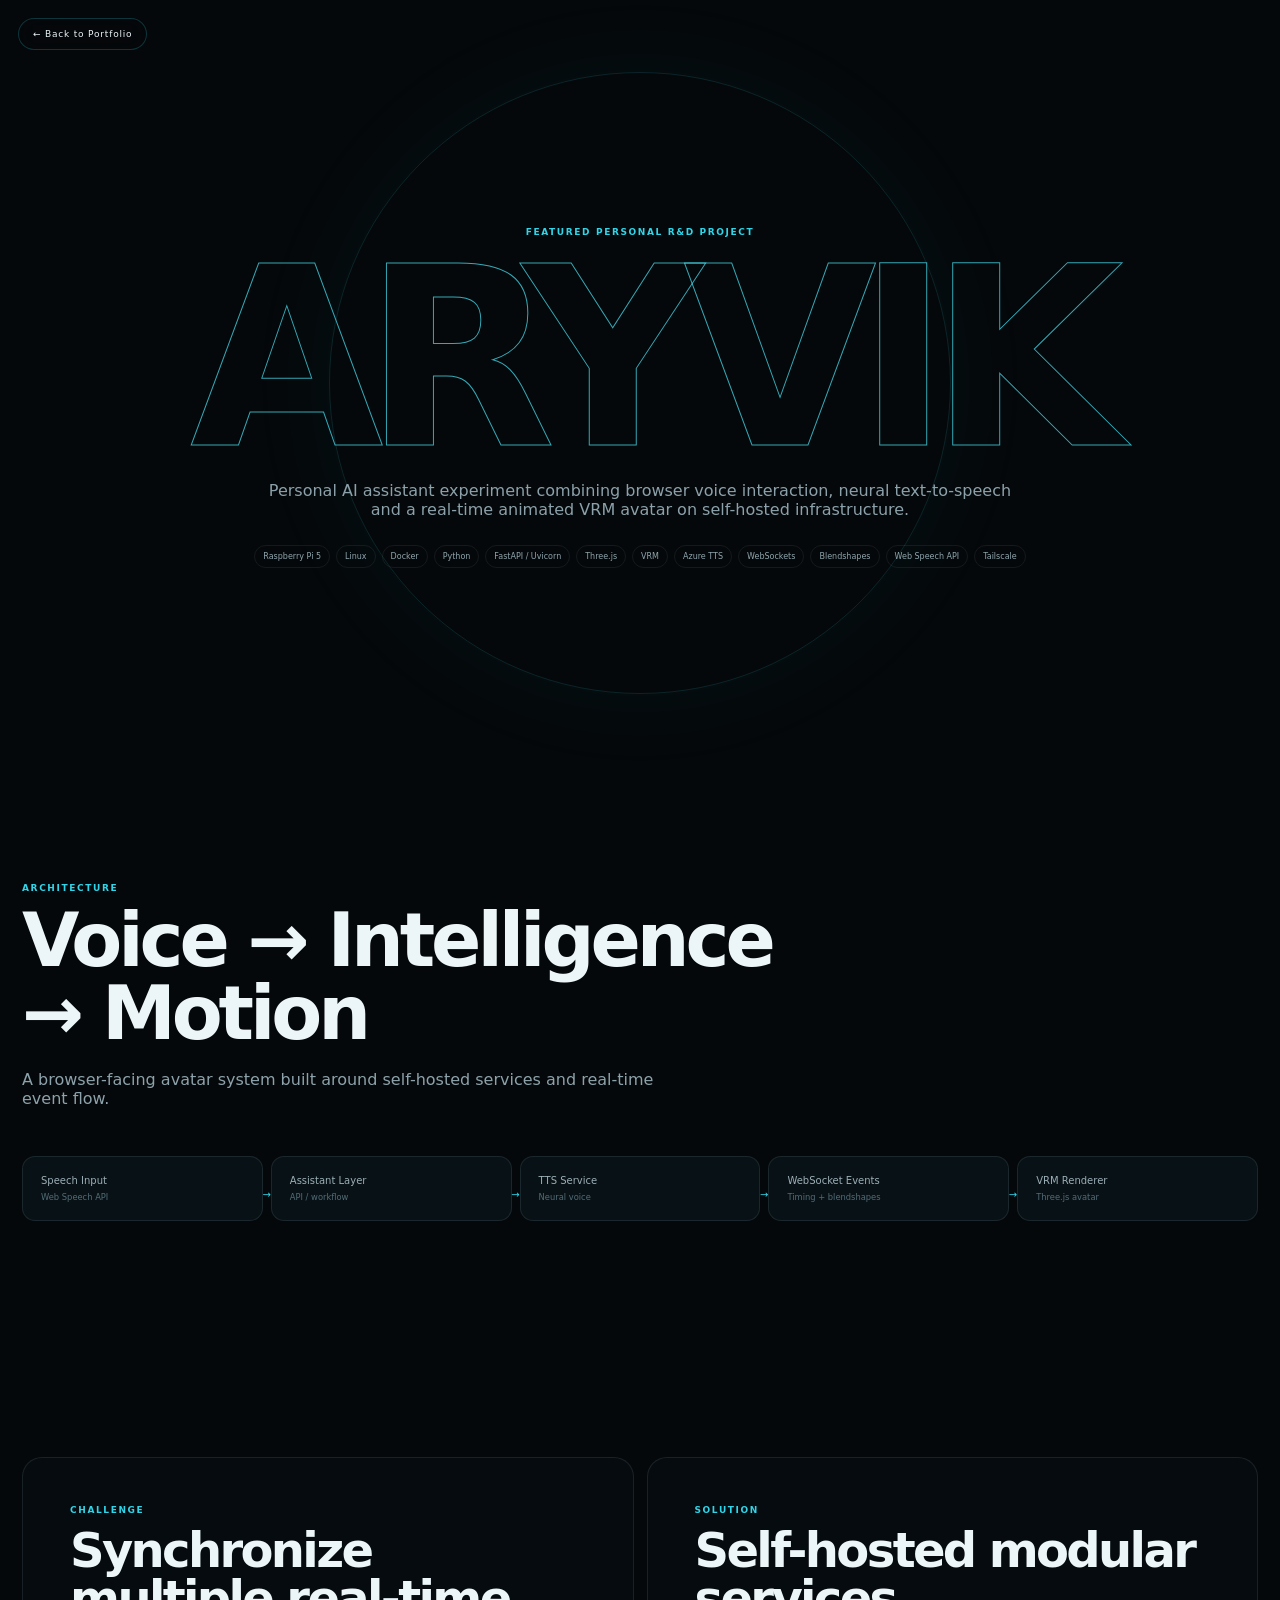
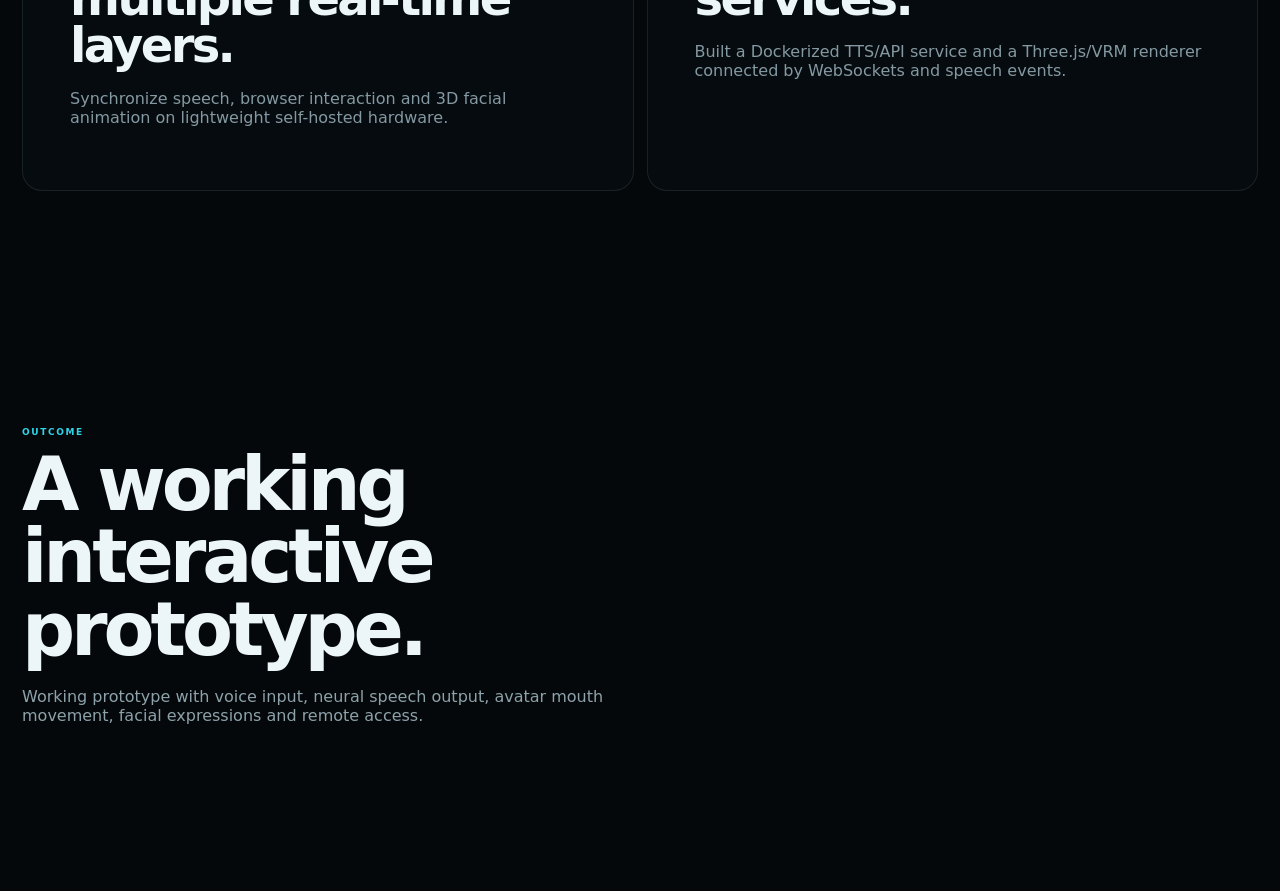
<file: projects/aryvik.html>
<!doctype html>
<html lang="en">
<head>
<meta charset="utf-8"><meta name="viewport" content="width=device-width,initial-scale=1">
<title>Aryvik | Amal Dileep</title>
<meta name="description" content="Aryvik AI voice assistant and 3D VRM avatar project by Amal Dileep.">
<meta name="theme-color" content="#05080a">
<link rel="stylesheet" href="../styles.css">
<style>
.ary-page{background:#05080a;color:#ecf6f9;min-height:100vh}
.ary-back{position:fixed;left:18px;top:18px;z-index:30;padding:10px 14px;border:1px solid rgba(47,214,234,.22);border-radius:999px;background:rgba(5,8,10,.8);backdrop-filter:blur(12px);font-size:9px;letter-spacing:.09em}
.ary-hero{min-height:85vh;display:grid;place-items:center;text-align:center;padding:100px 20px 70px;position:relative;overflow:hidden}
.ary-hero::before{content:"";position:absolute;width:min(65vw,620px);height:min(65vw,620px);border:1px solid rgba(47,214,234,.14);border-radius:50%;box-shadow:0 0 100px rgba(47,214,234,.05)}
.ary-hero>div{position:relative;max-width:900px}.ary-hero h1{font-size:clamp(90px,21vw,250px);line-height:.72;letter-spacing:-.08em;margin:32px 0;color:transparent;-webkit-text-stroke:1px rgba(72,229,246,.72)}
.ary-hero p{color:#8ca1aa;max-width:760px;margin:0 auto}.ary-tags{display:flex;flex-wrap:wrap;gap:6px;justify-content:center;margin-top:26px}.ary-tags span{font-size:8px;padding:6px 8px;border:1px solid rgba(255,255,255,.065);border-radius:999px;color:#8fa5ad}
.ary-flow{display:grid;grid-template-columns:repeat(5,1fr);gap:8px}.ary-flow div{border:1px solid rgba(182,228,238,.1);padding:18px;border-radius:13px;background:#081116;font-size:10px;color:#9cafb6;position:relative}.ary-flow small{display:block;margin-top:6px;color:#536c76}.ary-flow div:not(:last-child)::after{content:"→";position:absolute;right:-9px;top:50%;color:#2fd6ea}
@media(max-width:780px){.ary-flow{grid-template-columns:1fr}.ary-flow div:not(:last-child)::after{content:"↓";right:18px;top:auto;bottom:-12px}}
</style>
</head>
<body class="ary-page">
<a class="ary-back" href="../index.html#projects">← Back to Portfolio</a>
<section class="ary-hero"><div><span class="v17-kicker">Featured Personal R&D Project</span><h1>ARYVIK</h1><p>Personal AI assistant experiment combining browser voice interaction, neural text-to-speech and a real-time animated VRM avatar on self-hosted infrastructure.</p><div class="ary-tags"><span>Raspberry Pi 5</span><span>Linux</span><span>Docker</span><span>Python</span><span>FastAPI / Uvicorn</span><span>Three.js</span><span>VRM</span><span>Azure TTS</span><span>WebSockets</span><span>Blendshapes</span><span>Web Speech API</span><span>Tailscale</span></div></div></section>
<section class="v17-section"><div class="v17-heading"><span class="v17-kicker">Architecture</span><h2>Voice → Intelligence → Motion</h2><p>A browser-facing avatar system built around self-hosted services and real-time event flow.</p></div>
<div class="ary-flow"><div>Speech Input<small>Web Speech API</small></div><div>Assistant Layer<small>API / workflow</small></div><div>TTS Service<small>Neural voice</small></div><div>WebSocket Events<small>Timing + blendshapes</small></div><div>VRM Renderer<small>Three.js avatar</small></div></div></section>
<section class="v17-section v17-dual"><article class="v17-panel"><span class="v17-kicker">Challenge</span><h2>Synchronize multiple real-time layers.</h2><p>Synchronize speech, browser interaction and 3D facial animation on lightweight self-hosted hardware.</p></article><article class="v17-panel"><span class="v17-kicker">Solution</span><h2>Self-hosted modular services.</h2><p>Built a Dockerized TTS/API service and a Three.js/VRM renderer connected by WebSockets and speech events.</p></article></section>
<section class="v17-section"><div class="v17-heading"><span class="v17-kicker">Outcome</span><h2>A working interactive prototype.</h2><p>Working prototype with voice input, neural speech output, avatar mouth movement, facial expressions and remote access.</p></div></section>
</body></html>
</file>
<file: styles.css>
:root{
  --bg:#050505;--panel:#0b0c0c;--text:#f4f2ed;--muted:#999b97;
  --accent:#2fd6ea;--accent-soft:rgba(47,214,234,.14);--accent-dim:rgba(47,214,234,.35);
  --line:rgba(255,255,255,.11);--max:1200px;
  --ease:cubic-bezier(.16,1,.3,1);--ease-soft:cubic-bezier(.22,.61,.36,1);
  --safe-t:env(safe-area-inset-top);--safe-r:env(safe-area-inset-right);
  --safe-b:env(safe-area-inset-bottom);--safe-l:env(safe-area-inset-left);
}
*{box-sizing:border-box}
html{background:var(--bg);scroll-behavior:smooth;-webkit-text-size-adjust:100%}
body{margin:0;background:var(--bg);color:var(--text);font-family:Inter,ui-sans-serif,system-ui,-apple-system,BlinkMacSystemFont,"Segoe UI",sans-serif;overflow-x:hidden;-webkit-font-smoothing:antialiased;text-rendering:optimizeLegibility;-webkit-tap-highlight-color:transparent}
img,video{max-width:100%;display:block}
button{font:inherit;color:inherit;background:none;border:0;cursor:pointer;-webkit-tap-highlight-color:transparent}
a{color:inherit;text-decoration:none;-webkit-tap-highlight-color:transparent}
em{font-style:normal;color:var(--accent)}
::selection{background:var(--accent);color:#111}
:focus{outline:none}
:focus-visible{outline:2px solid var(--accent);outline-offset:3px;border-radius:2px}
html{scrollbar-width:thin;scrollbar-color:#333 #0a0a0a}
::-webkit-scrollbar{width:10px;height:10px}
::-webkit-scrollbar-track{background:#0a0a0a}
::-webkit-scrollbar-thumb{background:#2b2b2b}
::-webkit-scrollbar-thumb:hover{background:var(--accent)}
#work,#stack,#experience,#contact{scroll-margin-top:80px}

/* ===== Custom cursor (desktop, fine-pointer only — injected by app.js) ===== */
body.custom-cursor,body.custom-cursor a,body.custom-cursor button{cursor:none}
body.custom-cursor input,body.custom-cursor textarea{cursor:text}
.cursor-dot,.cursor-ring{position:fixed;top:0;left:0;pointer-events:none;z-index:2000;will-change:transform;opacity:1;transition:opacity .18s ease}
.cursor-dot{width:6px;height:6px;margin:-3px 0 0 -3px;border-radius:50%;background:var(--accent);box-shadow:0 0 10px rgba(47,214,234,.65)}
.cursor-ring{width:32px;height:32px;margin:-16px 0 0 -16px;border-radius:50%;border:1px solid rgba(47,214,234,.5);transition:width .25s var(--ease),height .25s var(--ease),margin .25s var(--ease),border-color .25s ease,background .25s ease,opacity .18s ease}
.cursor-ring.is-active{width:52px;height:52px;margin:-26px 0 0 -26px;background:rgba(47,214,234,.08);border-color:var(--accent)}
.cursor-ring.is-down{width:24px;height:24px;margin:-12px 0 0 -12px}
.cursor-dot.is-hidden,.cursor-ring.is-hidden{opacity:0}
@media(pointer:coarse){.cursor-dot,.cursor-ring{display:none}}
.progress{position:fixed;z-index:1000;top:0;left:0;width:0;height:2px;background:var(--accent);box-shadow:0 0 10px rgba(47,214,234,.6)}
.topbar{position:fixed;z-index:900;left:0;right:0;top:0;height:62px;display:flex;align-items:center;justify-content:space-between;padding:0 max(26px,var(--safe-r)) 0 max(26px,var(--safe-l));padding-top:var(--safe-t);background:linear-gradient(180deg,rgba(5,5,5,.9),rgba(5,5,5,.15));border-bottom:1px solid rgba(255,255,255,.07);backdrop-filter:blur(10px);transition:background .3s ease,border-color .3s ease}
.brand{display:flex;align-items:center;gap:10px;font-size:10px;font-weight:800;letter-spacing:.16em}
.logo{width:25px;height:25px;display:grid;place-items:center;background:var(--accent);color:#111;font-size:9px}
nav{display:flex;gap:25px;font-size:10px;color:#ddd}
nav a{position:relative;padding-bottom:3px;opacity:.75;transition:opacity .25s ease,color .25s ease}
nav a::after{content:"";position:absolute;left:0;right:0;bottom:0;height:1px;background:var(--accent);transform:scaleX(0);transform-origin:right;transition:transform .3s var(--ease)}
nav a:hover{opacity:1;color:var(--accent)}
nav a:hover::after{transform:scaleX(1);transform-origin:left}

.nav-toggle{display:none;position:relative;width:34px;height:34px;flex-direction:column;align-items:center;justify-content:center;gap:6px;z-index:960}
.nav-toggle span{display:block;width:22px;height:1.5px;background:#f4f2ed;transition:transform .3s var(--ease),opacity .2s ease}
.nav-toggle[aria-expanded="true"] span:nth-child(1){transform:translateY(7.5px) rotate(45deg)}
.nav-toggle[aria-expanded="true"] span:nth-child(2){opacity:0}
.nav-toggle[aria-expanded="true"] span:nth-child(3){transform:translateY(-7.5px) rotate(-45deg)}

.mobile-nav{position:fixed;inset:0;z-index:940;background:rgba(5,5,5,.98);backdrop-filter:blur(18px);display:flex;flex-direction:column;justify-content:center;padding:90px max(30px,var(--safe-l)) max(40px,var(--safe-b));opacity:0;visibility:hidden;transform:translateY(-8px);transition:opacity .35s var(--ease),transform .35s var(--ease),visibility .35s}
.mobile-nav.is-open{opacity:1;visibility:visible;transform:translateY(0)}
.mobile-nav ol{list-style:none;margin:0;padding:0}
.mobile-nav li{display:flex;align-items:baseline;gap:16px;border-top:1px solid var(--line);opacity:0;transform:translateY(14px);transition:opacity .5s var(--ease),transform .5s var(--ease);transition-delay:calc(var(--d,0) * 70ms)}
.mobile-nav li:last-child{border-bottom:1px solid var(--line)}
.mobile-nav.is-open li{opacity:1;transform:translateY(0)}
.mobile-nav span{font-size:10px;letter-spacing:.18em;color:var(--accent);font-weight:800}
.mobile-nav a{display:block;padding:20px 0;font-size:clamp(30px,9vw,44px);text-transform:uppercase;font-weight:320;letter-spacing:-.02em}
.mobile-nav a:active{color:var(--accent)}
.mobile-nav-foot{margin-top:34px;font-size:11px;letter-spacing:.05em;color:var(--muted);opacity:0;transition:opacity .5s ease .3s}
.mobile-nav.is-open .mobile-nav-foot{opacity:1}
body.nav-locked{overflow:hidden}

.walk{height:410vh;position:relative;background:#050505}
.stage{height:100vh;position:sticky;top:0;overflow:hidden;background:#050505}
.walk-video{
  position:absolute;inset:0;width:100%;height:100%;
  object-fit:cover;object-position:center center;
  background:#050505;z-index:1;
}
.left-shade{position:absolute;z-index:2;inset:0;background:linear-gradient(90deg,rgba(0,0,0,.78) 0%,rgba(0,0,0,.48) 26%,rgba(0,0,0,.08) 50%,rgba(0,0,0,.02) 70%,rgba(0,0,0,.22) 100%);pointer-events:none}
.vignette{display:none!important;}
.noise{display:none!important;}
.copy{position:absolute;z-index:6;left:max(22px,5vw);top:50%;transform:translateY(-50%);width:min(590px,43vw);will-change:opacity,transform}
.copy span.eyebrow,.section-title>span,.contact>span,.ticker-section>span{display:block;color:var(--accent);font-size:9px;letter-spacing:.22em;font-weight:800;margin-bottom:15px}
.copy h1,.copy h2,.section-title h2,.contact h2{margin:0;text-transform:uppercase;font-weight:320;line-height:.93;letter-spacing:-.035em}
.copy h1{font-size:clamp(50px,6.6vw,106px)}
.copy h2{font-size:clamp(45px,5.8vw,92px)}
.copy p{max-width:520px;font-size:13px;line-height:1.65;color:#d0cec7;margin-top:22px}
.copy-2,.copy-3{opacity:0;pointer-events:none}
.stats{display:flex;gap:12px;flex-wrap:wrap;margin-top:28px}
.stats div{min-width:105px;border-top:1px solid rgba(255,255,255,.3);padding-top:10px;display:flex;flex-direction:column}
.stats strong{font-size:26px;font-weight:450}.stats span{font-size:8px!important;color:#bbb!important;letter-spacing:.12em!important;margin:3px 0 0!important;text-transform:uppercase}

.scroll-hint{position:absolute;z-index:8;bottom:20px;left:50%;transform:translateX(-50%);display:flex;align-items:center;gap:9px;font-size:8px;letter-spacing:.2em;color:#e4e1da}
.scroll-hint i{width:42px;height:1px;background:rgba(255,255,255,.28);overflow:hidden;position:relative}
.scroll-hint i:after{content:"";position:absolute;width:14px;height:1px;background:var(--accent);left:-14px;animation:slide 1.4s linear infinite}
@keyframes slide{to{left:42px}}

.section{padding:105px max(22px,6vw);background:#101111;border-top:1px solid var(--line)}
.section.dark{background:#080909}
.section-title{max-width:var(--max);margin:0 auto 55px}
.section-title h2,.contact h2{font-size:clamp(44px,6.4vw,96px)}
.grid{max-width:var(--max);margin:0 auto;display:grid}
.projects{grid-template-columns:repeat(2,1fr);gap:13px}
.projects article{position:relative;overflow:hidden;padding:27px;min-height:260px;background:linear-gradient(145deg,rgba(20,22,22,.75),rgba(9,10,10,.85));backdrop-filter:blur(10px);-webkit-backdrop-filter:blur(10px);border:1px solid rgba(255,255,255,.09);transition:transform .45s var(--ease),border-color .45s ease,box-shadow .45s ease}
.projects article::before{content:"";position:absolute;top:0;left:0;height:2px;width:0;background:var(--accent);transition:width .45s var(--ease)}
.projects article:hover{transform:translateY(-6px);border-color:rgba(47,214,234,.4);box-shadow:0 24px 60px rgba(0,0,0,.4)}
.projects article:hover::before{width:100%}
.projects small,.stack span{font-size:9px;letter-spacing:.17em;color:var(--accent);font-weight:800}
.projects h3{font-size:24px;font-weight:500;margin:52px 0 10px}
.projects p{color:#9ea09c;line-height:1.6;max-width:500px}.projects b{display:block;margin-top:17px;font-size:10px;letter-spacing:.1em;color:#ddd}
.stack{grid-template-columns:repeat(2,1fr);gap:1px;background:rgba(255,255,255,.08)}
.stack>div{background:rgba(16,17,17,.82);backdrop-filter:blur(8px);-webkit-backdrop-filter:blur(8px);min-height:145px;padding:26px;display:flex;flex-direction:column;justify-content:space-between;transition:background .35s ease}
.stack>div:hover{background:rgba(21,22,22,.92)}
.stack b{font-size:17px;font-weight:500;color:#e5e2dc}
.timeline{max-width:var(--max);margin:0 auto;border-top:1px solid rgba(255,255,255,.16)}
.timeline article{display:grid;grid-template-columns:210px 1fr;gap:30px;padding:28px 0;border-bottom:1px solid var(--line);transition:padding-left .4s var(--ease),background .4s ease}
.timeline article:hover{padding-left:14px;background:rgba(255,255,255,.02)}
.timeline time{font-size:9px;letter-spacing:.15em;color:var(--accent)}
.timeline h3{margin:0;font-size:25px;font-weight:500}.timeline p{margin:4px 0;color:#d2d0ca}.timeline span{color:#8d8f8c;line-height:1.6}
.ticker-section{overflow:hidden;padding:70px 0;background:#0c0d0d;border-top:1px solid var(--line)}
.ticker-section>span{padding-left:max(22px,6vw)}
.ticker{white-space:nowrap;font-size:clamp(30px,4.8vw,68px);font-weight:300;letter-spacing:-.03em;color:#dad8d2;-webkit-mask-image:linear-gradient(90deg,transparent 0,#000 8%,#000 92%,transparent 100%);mask-image:linear-gradient(90deg,transparent 0,#000 8%,#000 92%,transparent 100%)}
.ticker div{display:inline-block;animation:ticker 28s linear infinite}
@keyframes ticker{to{transform:translateX(-50%)}}
/* ===== Terminal quote widget ===== */
.terminal-strip{padding:60px max(22px,6vw);background:#0c0d0d;border-top:1px solid var(--line)}
.terminal{max-width:720px;margin:0 auto;border:1px solid rgba(255,255,255,.1);border-radius:10px;overflow:hidden;background:rgba(10,11,11,.9);backdrop-filter:blur(14px);-webkit-backdrop-filter:blur(14px);box-shadow:0 30px 70px rgba(0,0,0,.4)}
.terminal-bar{display:flex;align-items:center;gap:7px;padding:11px 14px;background:rgba(255,255,255,.03);border-bottom:1px solid rgba(255,255,255,.08)}
.terminal-bar .dot{width:9px;height:9px;border-radius:50%;background:#555}
.terminal-bar .dot.r{background:#e0605a}.terminal-bar .dot.y{background:#e0b95a}.terminal-bar .dot.g{background:#5ac97a}
.terminal-title{margin-left:8px;font-size:10px;letter-spacing:.08em;color:#8a8d8a;font-family:ui-monospace,"SF Mono",Menlo,Consolas,monospace}
.terminal-body{padding:20px 20px 24px;font-family:ui-monospace,"SF Mono",Menlo,Consolas,monospace;font-size:12.5px;line-height:1.85}
.terminal-body .line{margin:0}
.terminal-body .prompt{color:var(--accent)}
.terminal-body .cmd{color:#f0efe9}
.terminal-body .output{color:#b7b9b5;min-height:1.85em}
.terminal-body .caret{display:inline-block;width:7px;height:13px;background:var(--accent);vertical-align:-2px;animation:caretBlink 1s step-end infinite}
@keyframes caretBlink{50%{opacity:0}}
@media(max-width:600px){.terminal-body{font-size:11.5px;padding:16px}}
@media(prefers-reduced-motion:reduce){.terminal-body .caret{animation:none}}

.contact{padding:110px max(22px,6vw) max(28px,var(--safe-b));background:#050505;border-top:1px solid var(--line)}
.contact>*{max-width:var(--max);margin-left:auto;margin-right:auto}
.buttons{display:flex;flex-wrap:wrap;gap:10px;margin-top:42px!important}
.buttons a{position:relative;padding:13px 18px;border:1px solid rgba(255,255,255,.17);font-size:11px;overflow:hidden;transition:color .3s ease,border-color .3s ease,transform .3s var(--ease)}
.buttons a::before{content:"";position:absolute;inset:0;background:var(--accent);transform:scaleX(0);transform-origin:left;transition:transform .35s var(--ease);z-index:-1}
.buttons a:hover{color:#111;border-color:var(--accent);transform:translateY(-2px)}
.buttons a:hover::before{transform:scaleX(1)}
.buttons a .arrow{display:inline-block;transition:transform .3s var(--ease)}
.buttons a:hover .arrow{transform:translate(3px,-3px)}
footer{margin-top:90px!important;padding-top:18px;border-top:1px solid var(--line);font-size:8px;letter-spacing:.17em;color:#777}

/* ===== Scroll reveal ===== */
@media(prefers-reduced-motion:no-preference){
  .reveal{opacity:0;transform:translateY(28px);transition:opacity .8s var(--ease-soft),transform .8s var(--ease-soft)}
  .reveal.is-visible{opacity:1;transform:none}
  .projects article:nth-child(1){transition-delay:.02s}
  .projects article:nth-child(2){transition-delay:.09s}
  .projects article:nth-child(3){transition-delay:.16s}
  .projects article:nth-child(4){transition-delay:.23s}
  .stack>div:nth-child(1){transition-delay:.02s}
  .stack>div:nth-child(2){transition-delay:.09s}
  .stack>div:nth-child(3){transition-delay:.16s}
  .stack>div:nth-child(4){transition-delay:.23s}
  .timeline article:nth-child(1){transition-delay:.02s}
  .timeline article:nth-child(2){transition-delay:.1s}
  .timeline article:nth-child(3){transition-delay:.18s}
}

/* ===== Extra-small phones ===== */
@media(max-width:380px){
  .copy h1{font-size:clamp(38px,13.5vw,60px)}
  .copy h2{font-size:clamp(34px,12vw,54px)}
  .stats{gap:8px}.stats div{min-width:76px}.stats strong{font-size:19px}
  .section{padding:60px max(16px,5vw)}
  .buttons a{flex:1 1 100%;text-align:center}
}

/* ===== Phones / small tablets ===== */
@media(max-width:780px){
  .topbar{height:58px;padding-left:max(16px,var(--safe-l));padding-right:max(16px,var(--safe-r))}
  .topbar nav{display:none}
  .nav-toggle{display:flex}
  .walk{height:320vh}
  .walk-video{object-position:50% center}
  .left-shade{background:linear-gradient(180deg,rgba(0,0,0,.16) 0%,rgba(0,0,0,.08) 45%,rgba(0,0,0,.78) 100%)}
  .copy{left:17px;right:17px;top:auto;bottom:86px;transform:none;width:auto}
  .copy h1{font-size:clamp(43px,13vw,72px)}
  .copy h2{font-size:clamp(39px,11.5vw,65px)}
  .copy p{font-size:11px;max-width:90%;margin-top:14px}
  .projects,.stack{grid-template-columns:1fr}
  .timeline article{grid-template-columns:1fr;gap:8px}
  .timeline article:hover{padding-left:0}
  .section{padding-top:80px;padding-bottom:80px}
  .section-title h2,.contact h2{font-size:clamp(42px,13vw,72px)}
  .stats strong{font-size:22px}.stats div{min-width:90px}
  .buttons{gap:10px}
  .buttons a{flex:1 1 auto;min-width:130px;text-align:center;padding:16px 18px;min-height:48px;display:flex;align-items:center;justify-content:center;gap:6px}
}

/* ===== Tablets ===== */
@media(min-width:781px) and (max-width:1024px){
  .copy{width:min(560px,54vw)}
  .projects{gap:16px}
  .timeline article{grid-template-columns:170px 1fr}
}

/* ===== Large desktop / big displays ===== */
@media(min-width:1440px){
  :root{--max:1320px}
  .section{padding:135px max(40px,6vw)}
  .contact{padding-top:135px}
  .projects{gap:18px}
  .copy{width:min(640px,40vw)}
}

@media(prefers-reduced-motion:reduce){
  html{scroll-behavior:auto}
  .ticker div,.scroll-hint i:after{animation:none}
  .walk-video{transition:none}
  .projects article,.stack>div,.timeline article,.buttons a,.nav-toggle span,.mobile-nav,.mobile-nav li{transition:none}
}

/* ===== Amal AI — V12 Natural AI Chat ===== */
.amal-ai{
  position:fixed;
  right:max(16px,2vw,var(--safe-r));
  bottom:max(16px,2vw,var(--safe-b));
  z-index:1000;
  font-family:inherit;
  transition:opacity .2s ease,transform .2s ease;
}
body.nav-locked .amal-ai{opacity:0;transform:scale(.9);pointer-events:none}
.amal-ai-launcher{
  position:relative;
  width:64px;
  height:64px;
  border-radius:50%;
  border:1px solid rgba(63,209,232,.58);
  background:
    radial-gradient(circle at 35% 25%,rgba(255,255,255,.16),transparent 30%),
    radial-gradient(circle at 70% 72%,rgba(45,205,230,.18),transparent 35%),
    linear-gradient(145deg,#171817,#070808);
  box-shadow:0 15px 48px rgba(0,0,0,.58),0 0 34px rgba(47,214,234,.14);
  cursor:pointer;
  display:grid;
  place-items:center;
  transition:transform .22s ease,box-shadow .22s ease,border-color .22s ease;
}
.amal-ai-launcher:hover{
  transform:translateY(-3px) scale(1.02);
  border-color:rgba(63,209,232,.95);
  box-shadow:0 18px 52px rgba(0,0,0,.62),0 0 42px rgba(47,214,234,.23);
}
.amal-ai-bot{
  position:absolute;
  inset:13px;
  z-index:3;
}
.amal-ai-bot svg{
  width:100%;
  height:100%;
  fill:none;
  stroke:#39d2ec;
  stroke-width:2.4;
  stroke-linecap:round;
  stroke-linejoin:round;
  filter:drop-shadow(0 0 8px rgba(47,214,234,.17));
}
.amal-ai-pulse{
  position:absolute;
  inset:-1px;
  border:1px solid rgba(47,214,234,.30);
  border-radius:50%;
  animation:amalPulse 2.8s ease-out infinite;
}
.amal-ai-pulse.p2{animation-delay:1.4s}
@keyframes amalPulse{
  0%{transform:scale(.94);opacity:.7}
  75%,100%{transform:scale(1.52);opacity:0}
}
.amal-ai-eq{
  position:absolute;
  z-index:4;
  display:flex;
  gap:2px;
  align-items:flex-end;
  left:50%;
  bottom:8px;
  transform:translateX(-50%);
  height:9px;
}
.amal-ai-eq i{
  width:2px;
  height:4px;
  border-radius:3px;
  background:#7fe9f7;
  animation:amalEq 1s ease-in-out infinite;
}
.amal-ai-eq i:nth-child(2){height:7px;animation-delay:.14s}
.amal-ai-eq i:nth-child(3){animation-delay:.28s}
@keyframes amalEq{0%,100%{transform:scaleY(.55)}50%{transform:scaleY(1.45)}}

.amal-ai-panel{
  position:absolute;
  right:0;
  bottom:78px;
  width:min(410px,calc(100vw - 28px));
  height:min(640px,calc(100vh - 116px));
  border:1px solid rgba(255,255,255,.095);
  border-radius:24px;
  overflow:hidden;
  background:
    radial-gradient(circle at 87% -10%,rgba(47,214,234,.11),transparent 33%),
    radial-gradient(circle at -10% 88%,rgba(98,74,28,.08),transparent 38%),
    rgba(8,9,9,.975);
  backdrop-filter:blur(24px);
  box-shadow:0 30px 92px rgba(0,0,0,.68);
  display:flex;
  flex-direction:column;
  opacity:0;
  transform:translateY(18px) scale(.965);
  transform-origin:bottom right;
  pointer-events:none;
  visibility:hidden;
  transition:opacity .24s ease,transform .24s ease,visibility .24s;
}
.amal-ai.is-open .amal-ai-panel{
  opacity:1;
  transform:translateY(0) scale(1);
  pointer-events:auto;
  visibility:visible;
}
.amal-ai-head{
  padding:16px 16px 14px;
  display:flex;
  align-items:center;
  justify-content:space-between;
  border-bottom:1px solid rgba(255,255,255,.065);
  background:rgba(255,255,255,.012);
}
.amal-ai-brand{display:flex;align-items:center;gap:11px}
.amal-ai-brand strong{
  display:block;
  font-size:14px;
  color:#f4f2ec;
  letter-spacing:.04em;
}
.amal-ai-brand small{
  display:flex;
  align-items:center;
  gap:6px;
  margin-top:2px;
  color:#8f928f;
  font-size:9.5px;
  letter-spacing:.04em;
}
.amal-ai-live-dot{
  width:6px;
  height:6px;
  border-radius:50%;
  background:#2fd6ea;
  box-shadow:0 0 10px rgba(47,214,234,.5);
  animation:amalLive 1.8s ease-in-out infinite;
}
@keyframes amalLive{0%,100%{opacity:.45}50%{opacity:1}}
.amal-ai-orb{
  position:relative;
  width:34px;
  height:34px;
  border-radius:50%;
  display:grid;
  place-items:center;
  overflow:hidden;
  background:
    conic-gradient(from 40deg,rgba(47,214,234,.16),rgba(255,255,255,.04),rgba(47,214,234,.28),rgba(255,255,255,.04),rgba(47,214,234,.16));
  border:1px solid rgba(47,214,234,.24);
}
.amal-ai-orb::before{
  content:"";
  position:absolute;
  inset:4px;
  border-radius:50%;
  background:#0b0c0c;
}
.amal-ai-orb::after{
  content:"";
  position:absolute;
  width:8px;
  height:8px;
  border-radius:50%;
  background:#2fd6ea;
  box-shadow:0 0 0 5px rgba(47,214,234,.07),0 0 18px rgba(47,214,234,.45);
}
.amal-ai-orb span{display:none}
.amal-ai-close{
  width:32px;height:32px;
  border:0;border-radius:50%;
  color:#a8aaa7;background:rgba(255,255,255,.045);
  font-size:20px;line-height:1;cursor:pointer;
}
.amal-ai-close:hover{color:#fff;background:rgba(255,255,255,.085)}

.amal-ai-messages{
  flex:1;
  overflow:auto;
  padding:18px 16px 12px;
  display:flex;
  flex-direction:column;
  gap:12px;
  scrollbar-width:thin;
  scrollbar-color:rgba(47,214,234,.20) transparent;
}
.amal-msg{
  max-width:89%;
  padding:11px 13px;
  border-radius:17px;
  font-size:12px;
  line-height:1.58;
  animation:amalMsgIn .22s ease;
  white-space:pre-wrap;
}
@keyframes amalMsgIn{from{opacity:0;transform:translateY(6px)}to{opacity:1;transform:none}}
.amal-msg.bot{
  align-self:flex-start;
  color:#d9dbd7;
  background:rgba(255,255,255,.050);
  border:1px solid rgba(255,255,255,.065);
  border-bottom-left-radius:6px;
}
.amal-msg.user{
  align-self:flex-end;
  color:#181818;
  background:linear-gradient(135deg,#3fd6ef,#15a8c7);
  border:1px solid rgba(255,255,255,.12);
  border-bottom-right-radius:6px;
  box-shadow:0 6px 18px rgba(216,160,37,.10);
}
.amal-msg.system-note{
  max-width:100%;
  align-self:center;
  padding:4px 8px;
  background:transparent;
  border:0;
  color:#60635f;
  font-size:8.5px;
  letter-spacing:.03em;
}
.amal-typing{
  display:flex;
  align-items:center;
  gap:4px;
  width:max-content;
  padding:11px 14px;
}
.amal-typing i{
  width:5px;height:5px;border-radius:50%;background:#aaa;
  animation:amalTyping 1s ease-in-out infinite;
}
.amal-typing i:nth-child(2){animation-delay:.13s}
.amal-typing i:nth-child(3){animation-delay:.26s}
@keyframes amalTyping{
  0%,100%{opacity:.3;transform:translateY(0)}
  50%{opacity:1;transform:translateY(-3px)}
}

.amal-ai-form{
  margin:7px 13px 8px;
  padding:6px 6px 6px 14px;
  border:1px solid rgba(255,255,255,.105);
  border-radius:17px;
  display:flex;
  align-items:center;
  gap:7px;
  background:rgba(255,255,255,.038);
  box-shadow:inset 0 1px 0 rgba(255,255,255,.02);
}
.amal-ai-form:focus-within{
  border-color:rgba(47,214,234,.48);
  box-shadow:0 0 0 3px rgba(47,214,234,.045);
}
.amal-ai-form input{
  min-width:0;
  flex:1;
  border:0;
  outline:0;
  background:transparent;
  color:#f2f1ed;
  font:inherit;
  font-size:12px;
}
.amal-ai-form input::placeholder{color:#666966}
.amal-ai-form button{
  width:39px;
  height:39px;
  border:0;
  border-radius:12px;
  background:linear-gradient(145deg,#5fdcf2,#12a0c2);
  display:grid;
  place-items:center;
  cursor:pointer;
  transition:transform .15s ease,filter .15s ease;
}
.amal-ai-form button:hover{filter:brightness(1.06);transform:translateY(-1px)}
.amal-ai-form button svg{
  width:18px;height:18px;fill:#161616;
}
.amal-ai-foot{
  padding:0 15px 12px;
  text-align:center;
  color:#5d605d;
  font-size:8.4px;
  letter-spacing:.035em;
}
.amal-ai-lock{
  display:inline-block;
  color:#2f7d8f;
  margin-right:4px;
  font-size:7px;
}

@media(max-width:600px){
  .amal-ai{right:max(12px,var(--safe-r));bottom:max(12px,var(--safe-b))}
  .amal-ai-launcher{width:58px;height:58px}
  .amal-ai-panel{
    position:fixed;
    right:10px;
    left:10px;
    bottom:82px;
    width:auto;
    height:min(640px,calc(100vh - 100px));
    transform-origin:bottom center;
    border-radius:22px;
  }
}
@media(prefers-reduced-motion:reduce){
  .amal-ai-pulse,.amal-ai-eq i,.amal-ai-live-dot{animation:none}
}


/* ===== V14 Maximum Video Display Quality ===== */
#walkVideo{
  filter:none !important;
  opacity:1 !important;
  image-rendering:auto;
  backface-visibility:hidden;
  -webkit-backface-visibility:hidden;
  transform:translateZ(0);
  -webkit-transform:translateZ(0);
  will-change:transform;
}

/* Keep cinematic text readable without laying grain/blur over the video */
.walk-media::after,
.walk-media::before{
  pointer-events:none;
}

/* Desktop: native landscape framing */
@media (min-width:781px){
  #walkVideo{
    width:100%;
    height:100%;
    object-fit:cover;
    object-position:center center;
  }
}

/* Mobile: keep the face/upper body centered and avoid extra CSS scaling */
@media (max-width:780px){
  #walkVideo{
    width:100%;
    height:100%;
    object-fit:cover;
    object-position:50% 50%;
  }
}

/* Disable artificial film grain / heavy overlays */
.noise,
.vignette{
  display:none !important;
  opacity:0 !important;
  background:none !important;
}

#walk .sticky,
#walk .walk-media,
#walk .walk-stage{
  filter:none !important;
}


/* ==================================================================
   V17 — ENTERPRISE CONTENT LAYER
   Preserves V16 hero, video scrub, cyan theme, AI, cursor and terminal
   ================================================================== */
:root{
  --v17-line:rgba(182,228,238,.10);
  --v17-panel:rgba(10,17,22,.72);
  --v17-muted:#8da2aa;
  --v17-dim:#566c75;
}
html{scroll-padding-top:76px}
body{background:#05080a}
.v17-section{width:min(1240px,calc(100% - 44px));margin:0 auto;padding:118px 0;scroll-margin-top:76px}
.v17-section-label{font-size:9px;letter-spacing:.18em;color:#536b75;margin-bottom:46px}
.v17-kicker{display:block;font-size:9px;text-transform:uppercase;letter-spacing:.18em;color:var(--accent);font-weight:700}
.v17-heading{max-width:760px;margin-bottom:48px}
.v17-heading h2,.v17-about h2,.v17-panel h2{font-size:clamp(40px,5.8vw,76px);line-height:.98;letter-spacing:-.055em;margin:12px 0 20px}
.v17-heading h2 em{color:var(--accent);font-style:normal}.v17-heading>p{color:var(--v17-muted);max-width:650px}
.v17-about-grid{display:grid;grid-template-columns:1.15fr .7fr;gap:clamp(42px,8vw,110px);align-items:center}
.v17-about-grid>div>p{color:#9fb0b7;font-size:14px;line-height:1.8;max-width:760px}.v17-about-grid strong{color:#e5f6fa}
.v17-portrait{margin:0;border:1px solid var(--v17-line);border-radius:20px;overflow:hidden;background:#091015;position:relative}
.v17-portrait::after{content:"";position:absolute;inset:0;background:linear-gradient(0deg,rgba(4,8,11,.82),transparent 48%);pointer-events:none}
.v17-portrait img{display:block;width:100%;aspect-ratio:4/5;object-fit:cover;object-position:center 20%}
.v17-portrait figcaption{position:absolute;z-index:2;left:20px;right:20px;bottom:17px;display:flex;justify-content:space-between;align-items:end;gap:12px}
.v17-portrait figcaption span{font-size:11px;font-weight:700}.v17-portrait figcaption small{font-size:8px;color:#93a6ae;text-transform:uppercase;letter-spacing:.1em}
.v17-stats{display:grid;grid-template-columns:repeat(4,1fr);border-top:1px solid var(--v17-line);border-bottom:1px solid var(--v17-line);background:#070c10;padding:0 max(4vw,18px)}
.v17-stats>div{padding:38px clamp(16px,2.7vw,40px);border-right:1px solid var(--v17-line)}.v17-stats>div:last-child{border:0}
.v17-stats strong{display:block;font-size:clamp(34px,4.2vw,60px);line-height:1;letter-spacing:-.05em;color:#edf8fa}.v17-stats .v17-word{color:transparent;-webkit-text-stroke:1px rgba(47,214,234,.78)}
.v17-stats span{display:block;margin-top:10px;color:#71868f;font-size:9px;text-transform:uppercase;letter-spacing:.11em;line-height:1.5}
.v17-expertise-grid{display:grid;grid-template-columns:repeat(3,1fr);gap:12px}
.v17-expertise-card{min-height:245px;padding:25px;border:1px solid var(--v17-line);border-radius:18px;background:rgba(9,16,21,.55);backdrop-filter:blur(12px);position:relative;overflow:hidden;transition:.25s}
.v17-expertise-card::after{content:"";position:absolute;width:150px;height:150px;border-radius:50%;right:-90px;bottom:-90px;background:rgba(47,214,234,.055);filter:blur(12px)}
.v17-expertise-card:hover{transform:translateY(-4px);border-color:rgba(47,214,234,.28);background:rgba(47,214,234,.025)}
.v17-expertise-card>span{font-size:8px;color:#4c6570;letter-spacing:.16em}.v17-expertise-card h3{font-size:21px;margin:62px 0 12px}.v17-expertise-card p{color:#8499a2;font-size:12px;line-height:1.72}
.v17-workflow{display:grid;grid-template-columns:repeat(5,1fr);border-top:1px solid var(--v17-line);border-bottom:1px solid var(--v17-line)}
.v17-workflow article{padding:28px 20px 32px;border-right:1px solid var(--v17-line);position:relative}.v17-workflow article:last-child{border:0}
.v17-workflow b{font-size:8px;color:var(--accent);letter-spacing:.18em}.v17-workflow h3{font-size:18px;margin:27px 0 8px}.v17-workflow p{font-size:10.5px;color:#7d919a}
.v17-workflow article:not(:last-child)::after{content:"→";position:absolute;right:-8px;top:26px;background:#05080a;color:#536d77;padding:0 2px}
.v17-project-grid{display:grid;grid-template-columns:repeat(2,1fr);gap:13px}
.v17-project-card{padding:22px;border:1px solid var(--v17-line);border-radius:19px;background:rgba(8,14,19,.66);backdrop-filter:blur(13px);outline:none;cursor:pointer;transition:.25s}
.v17-project-card:hover,.v17-project-card:focus-visible{transform:translateY(-4px);border-color:rgba(47,214,234,.28);box-shadow:0 22px 65px rgba(0,0,0,.22)}
.v17-project-head{display:flex;justify-content:space-between;gap:15px;align-items:center;margin-bottom:16px}.v17-project-head span{font-size:9px;color:#506875;letter-spacing:.14em}.v17-project-head small{font-size:7px;color:#79909a;border:1px solid rgba(47,214,234,.13);padding:4px 7px;border-radius:999px;text-transform:uppercase;letter-spacing:.08em}
.v17-project-diagram{height:145px;border:1px solid rgba(255,255,255,.04);border-radius:12px;margin-bottom:20px;position:relative;overflow:hidden;background-color:#061015;background-image:linear-gradient(rgba(47,214,234,.045) 1px,transparent 1px),linear-gradient(90deg,rgba(47,214,234,.045) 1px,transparent 1px);background-size:28px 28px}
.v17-project-diagram i,.v17-project-diagram b{position:absolute;border:1px solid rgba(47,214,234,.21);background:rgba(47,214,234,.035)}
.v17-project-diagram i:nth-child(1){width:90px;height:42px;left:11%;top:30%;border-radius:8px}.v17-project-diagram i:nth-child(2){width:68px;height:30px;right:12%;top:18%;border-radius:8px}.v17-project-diagram i:nth-child(3){width:58px;height:58px;right:24%;bottom:10%;border-radius:50%}.v17-project-diagram b{height:1px;width:48%;left:25%;top:49%;border:0;background:linear-gradient(90deg,transparent,var(--accent),transparent);box-shadow:0 0 14px rgba(47,214,234,.2)}
.diagram-2 i:nth-child(1){width:10px;height:84px}.diagram-2 i:nth-child(2){width:10px;height:63px;right:45%}.diagram-3 i:nth-child(1),.diagram-3 i:nth-child(2){border-radius:50%;width:48px;height:48px}.diagram-4 i:nth-child(1){width:42%;height:18px}.diagram-5 i:nth-child(3){border-radius:8px;width:130px;height:44px}.diagram-6 i:nth-child(2){width:55px;height:55px;border-radius:50%}
.v17-project-card .v17-kicker{font-size:7.5px}.v17-project-card h3{font-size:23px;line-height:1.12;margin:8px 0 11px}.v17-project-card>p:not(.v17-kicker){color:#859aa3;font-size:11.5px;line-height:1.65}
.v17-tags{display:flex;flex-wrap:wrap;gap:6px;margin:16px 0}.v17-tags span{font-size:7.5px;color:#78919b;border:1px solid rgba(255,255,255,.065);border-radius:999px;padding:5px 7px;background:rgba(255,255,255,.015)}
.v17-case-link{padding:0;border:0;background:none;color:#cde6eb;font-size:9px;text-transform:uppercase;letter-spacing:.1em;cursor:pointer}
.v17-aryvik{margin-top:15px;min-height:320px;border:1px solid rgba(47,214,234,.2);border-radius:21px;padding:clamp(28px,5vw,56px);display:flex;align-items:center;justify-content:space-between;gap:35px;background:radial-gradient(circle at 82% 50%,rgba(47,214,234,.10),transparent 31%),linear-gradient(130deg,#0a1217,#061015);overflow:hidden}
.v17-aryvik>div:first-child{max-width:670px}.v17-aryvik h3{font-size:clamp(58px,10vw,116px);line-height:.78;letter-spacing:-.06em;margin:13px 0 24px;color:transparent;-webkit-text-stroke:1px rgba(82,227,243,.68)}
.v17-aryvik p{color:#879ba4}.v17-primary-btn{display:inline-flex;margin-top:12px;padding:11px 15px;border-radius:999px;background:var(--accent);color:#031014;font-size:8px;font-weight:800;text-transform:uppercase;letter-spacing:.1em}
.v17-orbit{width:210px;height:210px;border:1px solid rgba(47,214,234,.18);border-radius:50%;position:relative;display:grid;place-items:center;flex:0 0 auto}.v17-orbit::before,.v17-orbit::after{content:"";position:absolute;border:1px solid rgba(47,214,234,.11);border-radius:50%}.v17-orbit::before{inset:28px}.v17-orbit::after{inset:60px}.v17-orbit i{position:absolute;width:8px;height:8px;border-radius:50%;background:var(--accent);box-shadow:0 0 16px var(--accent)}.v17-orbit i:nth-child(1){top:15%;left:25%}.v17-orbit i:nth-child(2){right:10%;top:48%}.v17-orbit i:nth-child(3){bottom:14%;left:30%}.v17-orbit span{font-size:26px;font-weight:800;color:#c8f5fb}
.v17-dual{display:grid;grid-template-columns:1fr 1fr;gap:13px}.v17-panel{border:1px solid var(--v17-line);border-radius:20px;padding:clamp(28px,4vw,47px);background:rgba(8,14,19,.67)}.v17-panel h2{font-size:clamp(30px,4vw,48px)}.v17-panel>p{color:#8499a2}
.v17-checks{display:grid;grid-template-columns:1fr 1fr;gap:0 14px;margin-top:26px}.v17-checks span{padding:9px 0;border-top:1px solid rgba(255,255,255,.05);font-size:9.5px;color:#9fb0b7}.v17-checks span::before{content:"✓";color:var(--accent);margin-right:7px}
.v17-innovation-grid{display:grid;grid-template-columns:.95fr 1.05fr;gap:65px;align-items:center}.v17-innovation-grid .v17-heading{margin-bottom:0}.v17-innovation-grid .v17-heading p{color:#879ba4}
.v17-lab-grid{display:grid;grid-template-columns:1fr 1fr;gap:9px}.v17-lab-grid button{padding:0;border:1px solid var(--v17-line);border-radius:17px;overflow:hidden;background:#081116;position:relative;min-height:330px;cursor:pointer}.v17-lab-grid button:first-child{grid-column:span 2;min-height:300px}.v17-lab-grid img{width:100%;height:100%;object-fit:cover;display:block;transition:.3s}.v17-lab-grid button:hover img{transform:scale(1.02)}.v17-lab-grid button::after{content:"";position:absolute;inset:0;background:linear-gradient(0deg,rgba(4,8,11,.82),transparent 55%)}.v17-lab-grid button span{position:absolute;z-index:2;left:15px;bottom:13px;color:#d7e8ec;font-size:9px}
.v17-gallery-filters{display:flex;flex-wrap:wrap;gap:7px;margin-bottom:21px}.v17-gallery-filters button{border:1px solid var(--v17-line);background:transparent;color:#718891;padding:7px 10px;border-radius:999px;font-size:8px;text-transform:uppercase;letter-spacing:.09em;cursor:pointer}.v17-gallery-filters button.is-active{color:var(--accent);border-color:rgba(47,214,234,.3);background:rgba(47,214,234,.06)}
.v17-gallery{columns:3 260px;column-gap:10px}.v17-gallery>button{display:block;width:100%;margin:0 0 10px;padding:0;border:0;border-radius:15px;overflow:hidden;background:#091015;break-inside:avoid;position:relative;cursor:pointer}.v17-gallery img{display:block;width:100%;aspect-ratio:4/3;object-fit:cover;transition:.3s}.v17-gallery button:first-child img{aspect-ratio:4/5;object-position:center top}.v17-gallery button:hover img{transform:scale(1.02)}.v17-gallery button::after{content:"";position:absolute;inset:0;background:linear-gradient(0deg,rgba(4,8,11,.84),transparent 55%)}.v17-gallery button span{position:absolute;z-index:2;left:14px;bottom:11px;color:#dbe9ed;font-size:8.5px}.v17-gallery button.is-hidden{display:none}
.v17-stack-wall{display:grid;grid-template-columns:repeat(3,1fr);gap:10px}.v17-stack-group{border:1px solid var(--v17-line);border-radius:16px;padding:21px;background:rgba(8,14,19,.52)}.v17-stack-group small{display:block;color:#506b75;text-transform:uppercase;letter-spacing:.14em;font-size:7.5px;margin-bottom:15px}.v17-stack-group>div{display:flex;flex-wrap:wrap;gap:7px}.v17-stack-group span{font-size:10.5px;color:#b8c9cf;border:1px solid rgba(255,255,255,.06);padding:7px 9px;border-radius:8px;background:#081015}
.v17-experience-grid{display:grid;grid-template-columns:.8fr 1.2fr;gap:75px}.v17-experience-grid .v17-heading{margin-bottom:0}
.v17-learning-grid{display:grid;grid-template-columns:repeat(4,1fr);gap:10px}.v17-learning-grid article{padding:22px;border:1px solid var(--v17-line);border-radius:17px;background:rgba(8,14,19,.58)}.v17-learning-grid small{font-size:7.5px;color:var(--accent);text-transform:uppercase;letter-spacing:.1em}.v17-learning-grid h3{font-size:18px;margin:22px 0 9px}.v17-learning-grid p{font-size:10.5px;color:#7f949d}.v17-learning-note{font-size:8.5px;color:#536b75;margin-top:16px}
.v17-contact-copy{max-width:720px;color:#8ea1a9;font-size:13px;line-height:1.7}
.contact footer{display:flex;flex-direction:column;gap:4px;margin-top:55px}.contact footer strong{font-size:11px}.contact footer span,.contact footer small{font-size:8px;color:#5f747d;letter-spacing:.08em;text-transform:uppercase}
.v17-modal,.v17-lightbox{width:min(860px,calc(100% - 24px));max-height:88vh;border:1px solid rgba(47,214,234,.2);border-radius:21px;background:#071015;color:#edf8fa;padding:0;box-shadow:0 35px 120px rgba(0,0,0,.75)}.v17-modal::backdrop,.v17-lightbox::backdrop{background:rgba(0,0,0,.8);backdrop-filter:blur(8px)}.v17-modal-close{position:absolute;right:13px;top:13px;z-index:4;width:36px;height:36px;border-radius:50%;border:1px solid rgba(255,255,255,.08);background:#0c151a;color:#dbe8ec;font-size:19px;cursor:pointer}.v17-modal-content{padding:45px}.v17-modal-content h2{font-size:clamp(34px,5vw,56px);line-height:1;letter-spacing:-.045em;margin:10px 0 15px}.v17-modal-content>p{color:#8da1aa}.v17-modal-grid{display:grid;grid-template-columns:1fr 1fr;gap:10px;margin-top:24px}.v17-modal-block{border:1px solid var(--v17-line);border-radius:13px;padding:17px;background:#091116}.v17-modal-block small{font-size:7.5px;color:var(--accent);text-transform:uppercase;letter-spacing:.11em}.v17-modal-block p,.v17-modal-block li{font-size:10.5px;color:#92a5ad}.v17-modal-block ul{padding-left:17px}.v17-lightbox{width:min(1100px,calc(100% - 24px));background:#05090c}.v17-lightbox figure{margin:0;padding:18px}.v17-lightbox img{display:block;width:100%;max-height:78vh;object-fit:contain;border-radius:13px}.v17-lightbox figcaption{padding:11px 3px 0;color:#8398a1;font-size:9px}
#walk .noise,#walk .vignette{display:none!important;opacity:0!important;background:none!important}
@media(max-width:1050px){.v17-expertise-grid{grid-template-columns:repeat(2,1fr)}.v17-stats{grid-template-columns:repeat(2,1fr)}.v17-stats>div:nth-child(2){border-right:0}.v17-stats>div:nth-child(-n+2){border-bottom:1px solid var(--v17-line)}.v17-workflow{grid-template-columns:1fr}.v17-workflow article{border-right:0;border-bottom:1px solid var(--v17-line)}.v17-workflow article:last-child{border:0}.v17-workflow article:not(:last-child)::after{content:"↓";right:20px;top:auto;bottom:-9px}.v17-innovation-grid,.v17-experience-grid{grid-template-columns:1fr;gap:40px}.v17-learning-grid{grid-template-columns:repeat(2,1fr)}}
@media(max-width:780px){.v17-section{width:calc(100% - 28px);padding:88px 0}.v17-about-grid,.v17-dual{grid-template-columns:1fr}.v17-about-grid{gap:33px}.v17-project-grid,.v17-stack-wall,.v17-learning-grid{grid-template-columns:1fr}.v17-expertise-grid{grid-template-columns:1fr}.v17-expertise-card{min-height:215px}.v17-expertise-card h3{margin-top:44px}.v17-aryvik{display:block}.v17-orbit{width:145px;height:145px;margin:34px auto 0}.v17-checks{grid-template-columns:1fr}.v17-lab-grid{display:block}.v17-lab-grid button,.v17-lab-grid button:first-child{width:100%;min-height:230px;margin-bottom:9px}.v17-gallery{columns:2 150px}.v17-modal-content{padding:44px 19px 24px}.v17-modal-grid{grid-template-columns:1fr}}
@media(max-width:520px){.v17-heading h2,.v17-about h2,.v17-panel h2{font-size:40px}.v17-stats{grid-template-columns:1fr;padding:0 12px}.v17-stats>div{border-right:0;border-bottom:1px solid var(--v17-line)!important;padding:26px 13px}.v17-stats>div:last-child{border-bottom:0!important}.v17-gallery{columns:1}.v17-portrait{max-width:460px}.v17-project-card h3{font-size:21px}}


/* V17.2 — Innovation section: remove the two right-side photos */
.v17-innovation-visual{
  min-height:420px;
  border:1px solid var(--v17-line);
  border-radius:22px;
  display:flex;
  flex-direction:column;
  align-items:center;
  justify-content:center;
  gap:26px;
  background:
    radial-gradient(circle at 50% 45%,rgba(47,214,234,.10),transparent 35%),
    linear-gradient(145deg,rgba(9,16,21,.84),rgba(5,11,15,.92));
  overflow:hidden;
  position:relative;
}
.v17-innovation-visual::before{
  content:"";
  position:absolute;
  inset:0;
  background-image:
    linear-gradient(rgba(47,214,234,.035) 1px,transparent 1px),
    linear-gradient(90deg,rgba(47,214,234,.035) 1px,transparent 1px);
  background-size:34px 34px;
  mask-image:radial-gradient(circle at center,#000 0%,transparent 74%);
}
.v17-innovation-orbit{
  width:220px;height:220px;
  border:1px solid rgba(47,214,234,.22);
  border-radius:50%;
  position:relative;
  display:grid;place-items:center;
  z-index:1;
}
.v17-innovation-orbit::before,
.v17-innovation-orbit::after{
  content:"";position:absolute;border:1px solid rgba(47,214,234,.11);border-radius:50%;
}
.v17-innovation-orbit::before{inset:30px}
.v17-innovation-orbit::after{inset:65px}
.v17-innovation-orbit i{
  position:absolute;width:8px;height:8px;border-radius:50%;
  background:var(--accent);box-shadow:0 0 18px var(--accent);
}
.v17-innovation-orbit i:nth-child(1){top:14%;left:26%}
.v17-innovation-orbit i:nth-child(2){right:10%;top:48%}
.v17-innovation-orbit i:nth-child(3){bottom:13%;left:31%}
.v17-innovation-orbit span{
  font-size:24px;font-weight:800;letter-spacing:.12em;color:#c9f6fb;
}
.v17-innovation-visual>p{
  position:relative;z-index:1;margin:0;
  font-size:9px;letter-spacing:.14em;text-transform:uppercase;color:#718992;
}
@media(max-width:780px){
  .v17-innovation-visual{min-height:320px}
  .v17-innovation-orbit{width:170px;height:170px}
}


/* ==================================================================
   V17.3 — REAL PROJECT MEDIA EDITION
   ================================================================== */
.v17-project-photo{
  height:175px;
  border-radius:12px;
  overflow:hidden;
  margin-bottom:20px;
  border:1px solid rgba(255,255,255,.045);
  background:#061015;
}
.v17-project-photo img{
  width:100%;
  height:100%;
  display:block;
  object-fit:cover;
  object-position:center;
  transition:transform .32s ease;
}
.v17-project-card:hover .v17-project-photo img{
  transform:scale(1.025);
}
.v17-field-grid{
  display:grid;
  grid-template-columns:.84fr 1.16fr;
  gap:70px;
  align-items:center;
}
.v17-field-grid .v17-heading{margin:0}
.v17-field-grid .v17-heading h2 em{font-style:normal;color:var(--accent)}
.v17-field-notes{
  display:flex;
  flex-wrap:wrap;
  gap:7px;
  margin-top:25px;
}
.v17-field-notes span{
  font-size:8px;
  letter-spacing:.08em;
  text-transform:uppercase;
  color:#78909a;
  border:1px solid rgba(255,255,255,.065);
  border-radius:999px;
  padding:6px 8px;
}
.v17-field-stack{
  display:grid;
  grid-template-columns:1.15fr .85fr;
  grid-template-rows:1fr 1fr;
  gap:9px;
  min-height:560px;
}
.v17-field-stack button{
  position:relative;
  overflow:hidden;
  border:1px solid var(--v17-line);
  border-radius:17px;
  padding:0;
  background:#071015;
  cursor:pointer;
}
.v17-field-main{grid-row:span 2}
.v17-field-stack img{
  width:100%;
  height:100%;
  object-fit:cover;
  display:block;
  transition:transform .32s ease;
}
.v17-field-stack button:hover img{transform:scale(1.02)}
.v17-field-stack button::after{
  content:"";
  position:absolute;
  inset:0;
  background:linear-gradient(0deg,rgba(4,8,11,.86),transparent 55%);
}
.v17-field-stack button span{
  position:absolute;
  z-index:2;
  left:14px;
  bottom:12px;
  color:#d9e8ec;
  font-size:8.5px;
  letter-spacing:.05em;
}
.v17-gallery{
  columns:3 270px;
}
.v17-gallery>button:first-child img{
  aspect-ratio:4/5;
  object-position:center;
}
.v17-gallery>button:nth-child(2) img,
.v17-gallery>button:nth-child(5) img{
  aspect-ratio:4/5;
}
.v17-gallery>button:nth-child(3) img,
.v17-gallery>button:nth-child(4) img{
  aspect-ratio:4/3;
}
@media(max-width:960px){
  .v17-field-grid{grid-template-columns:1fr;gap:38px}
  .v17-field-stack{min-height:520px}
}
@media(max-width:680px){
  .v17-field-stack{display:block;min-height:0}
  .v17-field-stack button{display:block;width:100%;height:300px;margin-bottom:9px}
  .v17-gallery{columns:1}
  .v17-project-photo{height:210px}
}


/* V17.4 — unique project media mapping */
.v17-project-photo{
  background:#061015;
}
.v17-project-photo img{
  object-position:center center;
}
.v17-project-card[data-project="bank-cctv"] .v17-project-photo img{
  object-position:center 34%;
}
.v17-project-card[data-project="n8n"] .v17-project-photo img{
  object-position:center 56%;
}
.v17-project-card[data-project="homelab"] .v17-project-photo img{
  object-position:center 55%;
}
.v17-project-card[data-project="nfc"] .v17-project-photo img{
  object-position:center 48%;
}
.v17-project-card[data-project="signage"] .v17-project-photo img{
  object-position:center 50%;
}
@media(max-width:680px){
  .v17-project-photo{
    height:260px;
  }
  .v17-project-card[data-project="signage"] .v17-project-photo{
    height:360px;
  }
  .v17-project-card[data-project="n8n"] .v17-project-photo{
    height:330px;
  }
  .v17-project-card[data-project="homelab"] .v17-project-photo{
    height:260px;
  }
}
</file>
